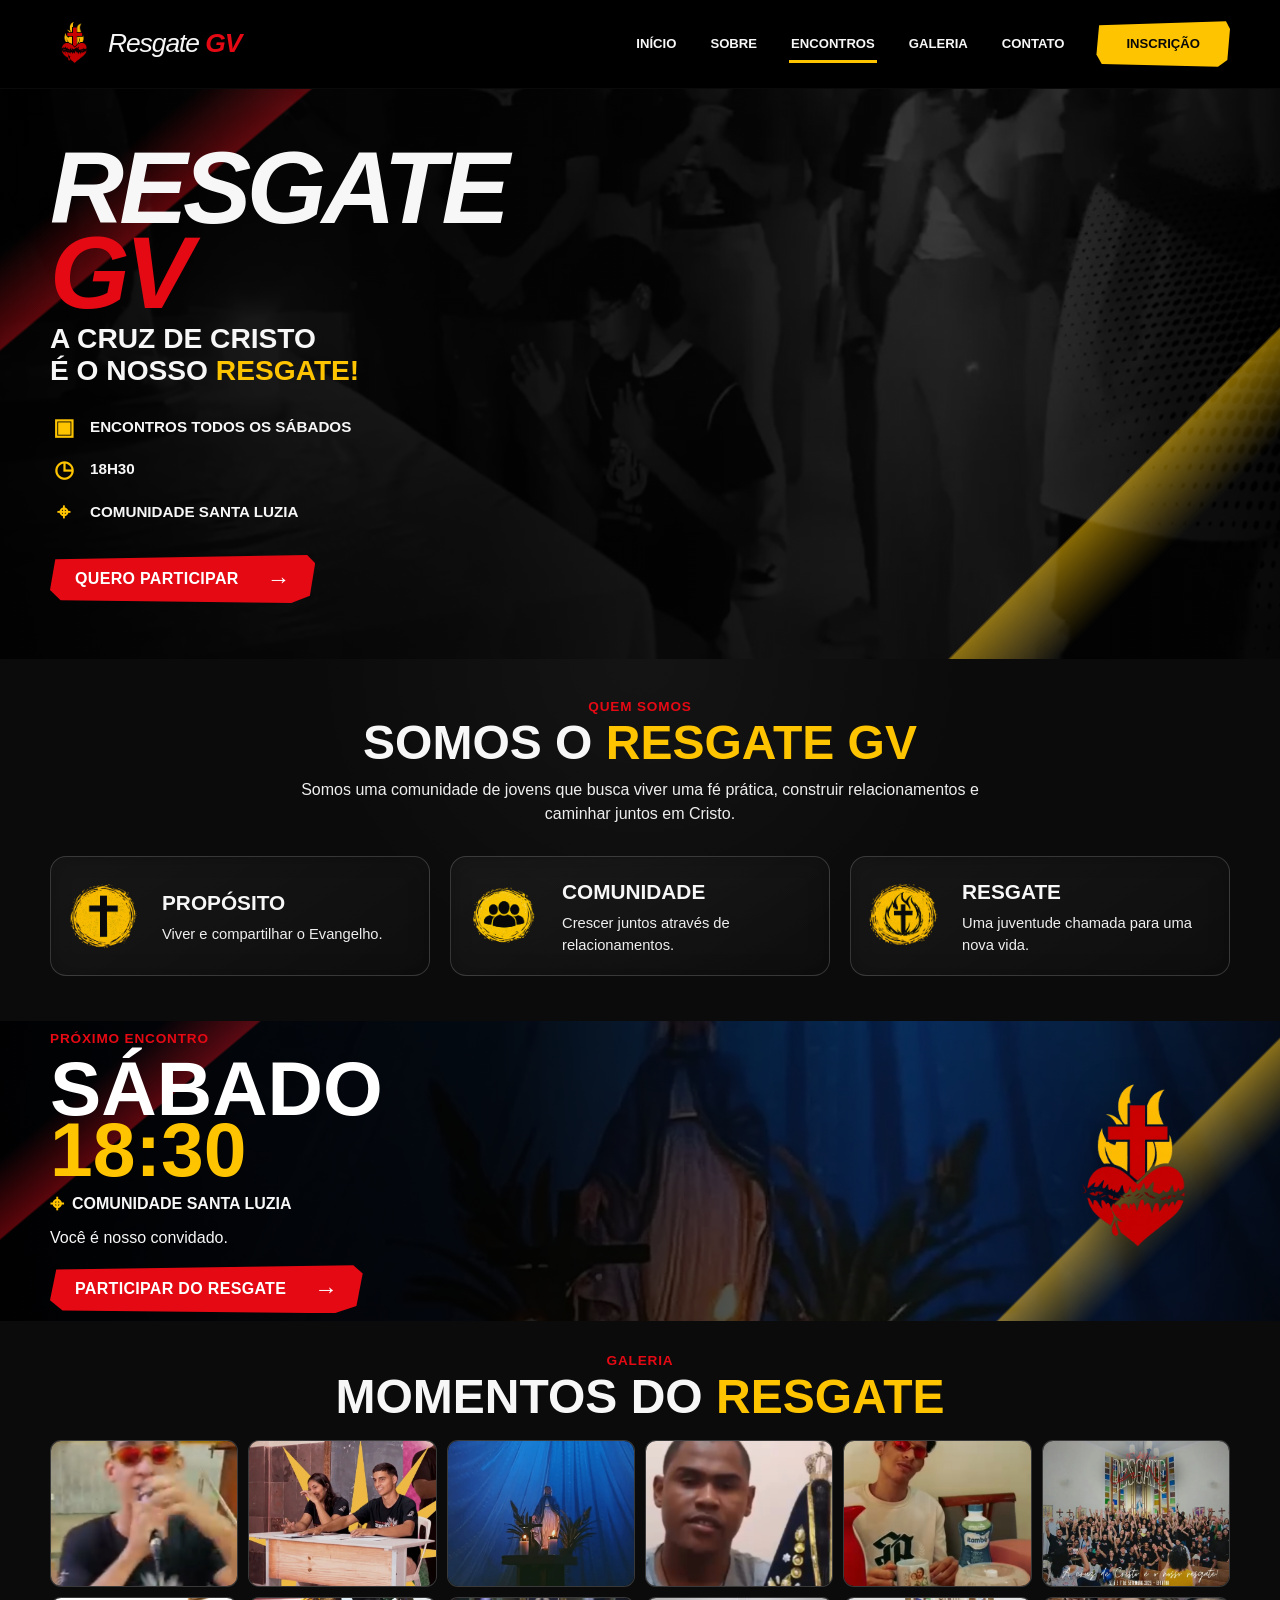
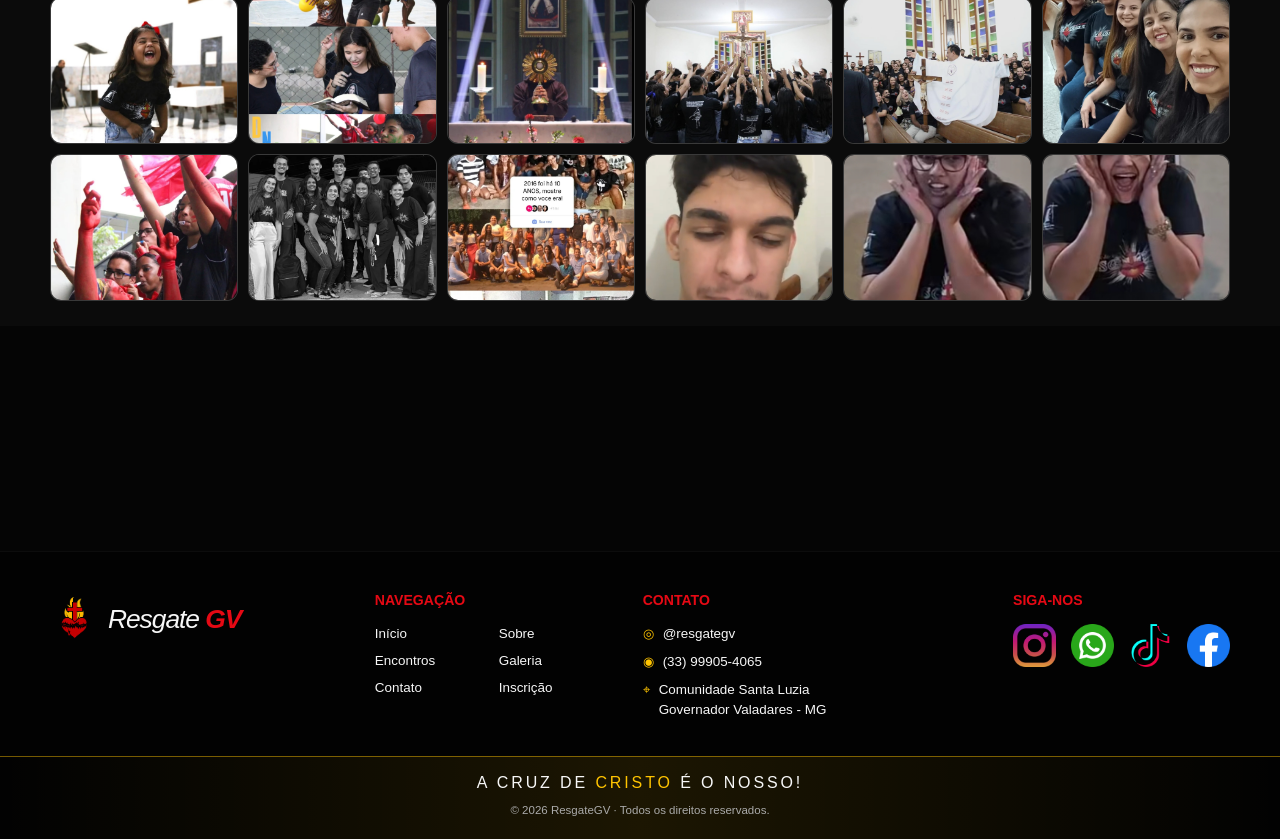
<file: index.html>
<!DOCTYPE html>
<html lang="pt-BR">
<head>
  <meta charset="UTF-8">
  <meta name="viewport" content="width=device-width, initial-scale=1.0">
  <meta name="description" content="Resgate GV — uma juventude vivendo o propósito de Cristo.">
  <title>ResgateGV - Grupo de Jovens</title>
  <link rel="shortcut icon" href="assets/imgs/LogoResgate.png" type="image/x-icon">
  <link rel="stylesheet" href="assets/style/style.css">
  <link rel="stylesheet" href="assets/style/responsivo.css">
</head>
<body>

<header class="site-header" id="inicio">
  <div class="container header-inner">
    <a class="brand" href="#inicio" aria-label="Resgate GV - início">
      <img src="assets/imgs/LogoResgate.png" alt="Logo Resgate GV">
      <span class="brand-name">Resgate <strong>GV</strong></span>
    </a>

    <button class="menu-toggle" type="button" aria-label="Abrir menu" aria-expanded="false">
      <span></span><span></span><span></span>
    </button>

    <nav class="menu-primario" aria-label="Navegação principal">
      <ul>
        <li><a class="active" href="#inicio">Início</a></li>
        <li><a href="#sobre">Sobre</a></li>
        <li><a href="#encontros">Encontros</a></li>
        <li><a href="#galeria">Galeria</a></li>
        <li><a href="#contato">Contato</a></li>
        <li><a class="nav-cta" href="https://docs.google.com/forms/d/e/1FAIpQLSfDe2x2pQNWtkqIPdbqj8do6vz-_GHcP4r5t6SCD7UJRcsVtg/viewform" target="_blank" rel="noopener noreferrer">Inscrição</a></li>
      </ul>
    </nav>
  </div>
</header>

<main>

  <section class="hero section-dark" aria-labelledby="hero-title">
    <div class="hero-overlay"></div>
    <div class="hero-splash hero-splash-left"></div>
    <div class="hero-splash hero-splash-right"></div>

    <div class="container hero-content reveal">
      <div class="hero-copy">
        <p class="eyebrow">Resgate GV</p>
        <h1 id="hero-title">Resgate <span>GV</span></h1>
        <p class="hero-subtitle">A cruz de Cristo<br>é o nosso<strong> Resgate!</strong></p>

        <ul class="event-info">
          <li><span class="info-icon">▣</span><span>Encontros todos os sábados</span></li>
          <li><span class="info-icon">◷</span><span>18h30</span></li>
          <li><span class="info-icon">⌖</span><span>Comunidade Santa Luzia</span></li>
        </ul>

        <a class="btn btn-red" href="#encontros">Quero participar <span>→</span></a>
      </div>
    </div>
  </section>

  <section class="about section-dark" id="sobre">
    <div class="container about-content reveal">
      <p class="section-label red">Quem somos</p>
      <h2>Somos o <span>Resgate GV</span></h2>
      <p class="section-intro">
        Somos uma comunidade de jovens que busca viver uma fé prática,
        construir relacionamentos e caminhar juntos em Cristo.
      </p>

      <div class="about-cards">
        <article class="about-card">
          <img src="assets/imgs/icone-proposito.png" alt="" aria-hidden="true">
          <div>
            <h3>Propósito</h3>
            <p>Viver e compartilhar o Evangelho.</p>
          </div>
        </article>

        <article class="about-card">
          <img src="assets/imgs/icone-comunidade.png" alt="" aria-hidden="true">
          <div>
            <h3>Comunidade</h3>
            <p>Crescer juntos através de relacionamentos.</p>
          </div>
        </article>

        <article class="about-card">
          <img src="assets/imgs/icone-resgate.png" alt="" aria-hidden="true">
          <div>
            <h3>Resgate</h3>
            <p>Uma juventude chamada para uma nova vida.</p>
          </div>
        </article>
      </div>
    </div>
  </section>

  <section class="next-event section-dark" id="encontros">
    <div class="next-event-bg"></div>
    <div class="container next-event-inner reveal">
      <div class="next-event-copy">
        <p class="section-label red">Próximo encontro</p>
        <h2>Sábado</h2>
        <strong class="event-time">18:30</strong>
        <p class="location"><span>⌖</span> Comunidade Santa Luzia</p>
        <p class="invite">Você é nosso convidado.</p>
        <a class="btn btn-red" href="https://docs.google.com/forms/d/e/1FAIpQLSfDe2x2pQNWtkqIPdbqj8do6vz-_GHcP4r5t6SCD7UJRcsVtg/viewform" target="_blank" rel="noopener noreferrer">Participar do Resgate <span>→</span></a>
      </div>

      <img class="next-event-logo" src="assets/imgs/LogoResgate.png" alt="Logo Resgate GV">
    </div>
  </section>

  <section class="gallery section-dark" id="galeria">
    <div class="container reveal">
      <p class="section-label red">Galeria</p>
      <h2>Momentos do <span>Resgate</span></h2>

      <div class="gallery-grid">
        <a href="assets/imgs/galeria/1 (2).jpg" class="gallery-item"><img src="assets/imgs/galeria/1 (2).jpg" alt="Momento do Resgate GV"></a>
        <a href="assets/imgs/galeria/1 (3).jpg" class="gallery-item"><img src="assets/imgs/galeria/1 (3).jpg" alt="Momento do Resgate GV"></a>
        <a href="assets/imgs/galeria/1 (4).jpg" class="gallery-item"><img src="assets/imgs/galeria/1 (4).jpg" alt="Momento do Resgate GV"></a>
        <a href="assets/imgs/galeria/1 (6).jpg" class="gallery-item"><img src="assets/imgs/galeria/1 (6).jpg" alt="Momento do Resgate GV"></a>
        <a href="assets/imgs/galeria/1 (7).jpg" class="gallery-item"><img src="assets/imgs/galeria/1 (7).jpg" alt="Momento do Resgate GV"></a>
        <a href="assets/imgs/galeria/1 (8).jpg" class="gallery-item"><img src="assets/imgs/galeria/1 (8).jpg" alt="Momento do Resgate GV"></a>
        <a href="assets/imgs/galeria/1 (9).jpg" class="gallery-item"><img src="assets/imgs/galeria/1 (9).jpg" alt="Momento do Resgate GV"></a>
        <a href="assets/imgs/galeria/1 (10).jpg" class="gallery-item"><img src="assets/imgs/galeria/1 (10).jpg" alt="Momento do Resgate GV"></a>
        <a href="assets/imgs/galeria/1 (11).jpg" class="gallery-item"><img src="assets/imgs/galeria/1 (11).jpg" alt="Momento do Resgate GV"></a>
        <a href="assets/imgs/galeria/1 (14).jpg" class="gallery-item"><img src="assets/imgs/galeria/1 (14).jpg" alt="Momento do Resgate GV"></a>
        <a href="assets/imgs/galeria/1 (15).jpg" class="gallery-item"><img src="assets/imgs/galeria/1 (15).jpg" alt="Momento do Resgate GV"></a>
        <a href="assets/imgs/galeria/1 (16).jpg" class="gallery-item"><img src="assets/imgs/galeria/1 (16).jpg" alt="Momento do Resgate GV"></a>
        <a href="assets/imgs/galeria/1 (17).jpg" class="gallery-item"><img src="assets/imgs/galeria/1 (17).jpg" alt="Momento do Resgate GV"></a>
        <a href="assets/imgs/galeria/1 (18).jpg" class="gallery-item"><img src="assets/imgs/galeria/1 (18).jpg" alt="Momento do Resgate GV"></a>
        <a href="assets/imgs/galeria/1 (19).jpg" class="gallery-item"><img src="assets/imgs/galeria/1 (19).jpg" alt="Momento do Resgate GV"></a>
        <a href="assets/imgs/galeria/1 (20).jpg" class="gallery-item"><img src="assets/imgs/galeria/1 (20).jpg" alt="Momento do Resgate GV"></a>
        <a href="assets/imgs/galeria/1 (21).jpg" class="gallery-item"><img src="assets/imgs/galeria/1 (21).jpg" alt="Momento do Resgate GV"></a>
        <a href="assets/imgs/galeria/1 (22).jpg" class="gallery-item"><img src="assets/imgs/galeria/1 (22).jpg" alt="Momento do Resgate GV"></a>
      </div>
    </div>
  </section>

  <section class="join section-dark">
    <div class="container join-box reveal">
      <div class="join-icon">♙</div>
      <div class="join-title">Faça <span>parte</span></div>
      <div class="join-copy">
        <strong>Quer conhecer o Resgate GV?</strong>
        <p>Não importa se você já participa de uma comunidade ou está chegando pela primeira vez.</p>
      </div>
      <a class="btn btn-yellow" href="https://docs.google.com/forms/d/e/1FAIpQLSfDe2x2pQNWtkqIPdbqj8do6vz-_GHcP4r5t6SCD7UJRcsVtg/viewform" target="_blank" rel="noopener noreferrer">Quero participar <span>→</span></a>
    </div>
  </section>

</main>

<footer class="site-footer" id="contato">
  <div class="container footer-primary">
    <div class="footer-brand">
      <a class="brand" href="#inicio">
        <img src="assets/imgs/LogoResgate.png" alt="Logo Resgate GV">
        <span class="brand-name">Resgate <strong>GV</strong></span>
      </a>
    </div>

    <nav class="footer-nav" aria-label="Navegação do rodapé">
      <h3>Navegação</h3>
      <div>
        <a href="#inicio">Início</a>
        <a href="#sobre">Sobre</a>
        <a href="#encontros">Encontros</a>
        <a href="#galeria">Galeria</a>
        <a href="#contato">Contato</a>
        <a href="https://docs.google.com/forms/d/e/1FAIpQLSfDe2x2pQNWtkqIPdbqj8do6vz-_GHcP4r5t6SCD7UJRcsVtg/viewform" target="_blank" rel="noopener noreferrer">Inscrição</a>
      </div>
    </nav>

    <div class="footer-contact">
      <h3>Contato</h3>
      <p><span>◎</span><a href="https://www.instagram.com/resgategv/" target="_blank" rel="noopener noreferrer">@resgategv</a></p>
      <p><span>◉</span><a href="https://wa.me/5533999054065" target="_blank" rel="noopener noreferrer">(33) 99905-4065</a></p>
      <p><span>⌖</span> <a href="https://www.google.com/maps/place/Capela+de+Santa+Luzia/data=!4m2!3m1!1s0x0:0x4738319b4b648185?sa=X&ved=1t:2428&ictx=111" target="_blank">Comunidade Santa Luzia<br>Governador Valadares - MG</a></p>
    </div>

    <div class="footer-social">
      <h3>Siga-nos</h3>
      <div>
        <a href="https://www.instagram.com/resgategv/" target="_blank" rel="noopener noreferrer" aria-label="Instagram"><img src="assets/imgs/icone-instagram.png" alt="Instagram"></a>
        <a href="https://wa.me/5533999054065" target="_blank" rel="noopener noreferrer" aria-label="WhatsApp"><img src="assets/imgs/icone-whatsapp.png" alt="WhatsApp"></a>
        <a href="https://www.tiktok.com/@resgategv" target="_blank" rel="noopener noreferrer" aria-label="TikTok"><img src="assets/imgs/icone-tik-tok.png" alt="TikTok"></a>
        <a href="https://www.facebook.com/Resgate" target="_blank" rel="noopener noreferrer" aria-label="Facebook"><img src="assets/imgs/icone-facebook.png" alt="Facebook"></a>
      </div>
    </div>
  </div>

  <div class="footer-secondary">
    <p>A cruz de <span>Cristo</span> é o nosso!</p>
    <small>© 2026 ResgateGV · Todos os direitos reservados.</small>
  </div>
</footer>

<script src="main.js" defer></script>
</body>
</html>
</file>
<file: assets/style/style.css>
/* ==========================================================
   RESGATE GV — CSS PRINCIPAL
   A ordem abaixo facilita manutenção e evita CSS "solto".
   ========================================================== */

@import url("./variaveis.css");
@import url("./configuracoes.css");
@import url("./presets.css");
@import url("./header.css");
@import url("./main.css");
@import url("./footer.css");
@import url("./animacoes.css");
@import url("./lightbox.css");
</file>
<file: assets/style/responsivo.css>
@media (max-width: 760px) {
  :root { --header-height: 72px; }

  .container {
    width: min(calc(100% - 30px), 600px);
  }

  .site-header { min-height: var(--header-height); }

  .header-inner { min-height: var(--header-height); }

  .brand img {
    width: 39px;
    height: 48px;
  }

  .brand-name { font-size: 1.35rem; }

  .menu-toggle { display: block; }

  .menu-primario {
    position: absolute;
    top: var(--header-height);
    left: 0;
    right: 0;
    display: grid;
    grid-template-rows: 0fr;
    overflow: hidden;
    background: rgba(0,0,0,.98);
    transition: grid-template-rows .3s ease;
  }

  .menu-primario.open { grid-template-rows: 1fr; }

  .menu-primario ul {
    min-height: 0;
    display: flex;
    flex-direction: column;
    align-items: stretch;
    gap: 0;
    overflow: hidden;
    padding: 0 15px;
  }

  .menu-primario a {
    padding: 15px 8px;
    border-bottom: 1px solid rgba(255,255,255,.08);
  }

  .nav-cta {
    margin: 10px 0;
    text-align: center;
  }

  .hero {
    min-height: 640px;
    align-items: flex-end;
    padding: 50px 0 42px;
    background-position: 63% center;
  }

  .hero::before {
    content: "";
    position: absolute;
    inset: 0;
    z-index: -1;
    background: linear-gradient(180deg, rgba(0,0,0,.15) 0%, rgba(0,0,0,.35) 35%, rgba(0,0,0,.96) 78%);
  }

  .hero-copy { max-width: 100%; }

  .hero h1 {
    font-size: clamp(3.6rem, 17vw, 5.6rem);
  }

  .hero-subtitle {
    font-size: 1.15rem;
  }

  .event-info li {
    font-size: .82rem;
  }

  .btn {
    width: 100%;
  }

  .about { padding: 35px 0; }

  .about-cards {
    grid-template-columns: 1fr;
    gap: 10px;
  }

  .about-card {
    min-height: 105px;
  }

  .about-card img {
    width: 70px;
    height: 70px;
    flex-basis: 70px;
  }

  .next-event {
    min-height: 480px;
    background-position: 68% center;
  }

  .next-event-inner {
    min-height: 480px;
    align-items: flex-end;
    padding-bottom: 32px;
  }

  .next-event-logo {
    position: absolute;
    right: 0;
    bottom: 18px;
    width: 105px;
  }

  .next-event h2,
  .event-time { font-size: 3.8rem; }

  .next-event-copy { max-width: 90%; }

  .gallery { padding-top: 38px; }

  .gallery-grid {
    grid-template-columns: 1fr;
    gap: 9px;
  }

  .gallery-item {
    aspect-ratio: 1.65 / 1;
  }

  .join { padding: 15px 0; }

  .join-box {
    display: flex;
    flex-direction: column;
    align-items: stretch;
    gap: 10px;
    padding: 25px 20px;
    text-align: center;
  }

  .join-icon { font-size: 3.5rem; }

  .join-copy p { font-size: .84rem; }

  .site-footer { padding-top: 0; }

  .footer-primary {
    grid-template-columns: 1fr;
    gap: 26px;
    padding: 35px 0;
  }

  .footer-brand .brand {
    justify-content: flex-start;
  }

  .footer-nav > div {
    grid-template-columns: 1fr 1fr;
  }

  .footer-social > div {
    justify-content: flex-start;
  }

  .footer-secondary p {
    font-size: .8rem;
    letter-spacing: .1em;
  }
}

@media (prefers-reduced-motion: reduce) {
  html { scroll-behavior: auto; }
  *, *::before, *::after {
    animation-duration: .01ms !important;
    transition-duration: .01ms !important;
  }
}
</file>
